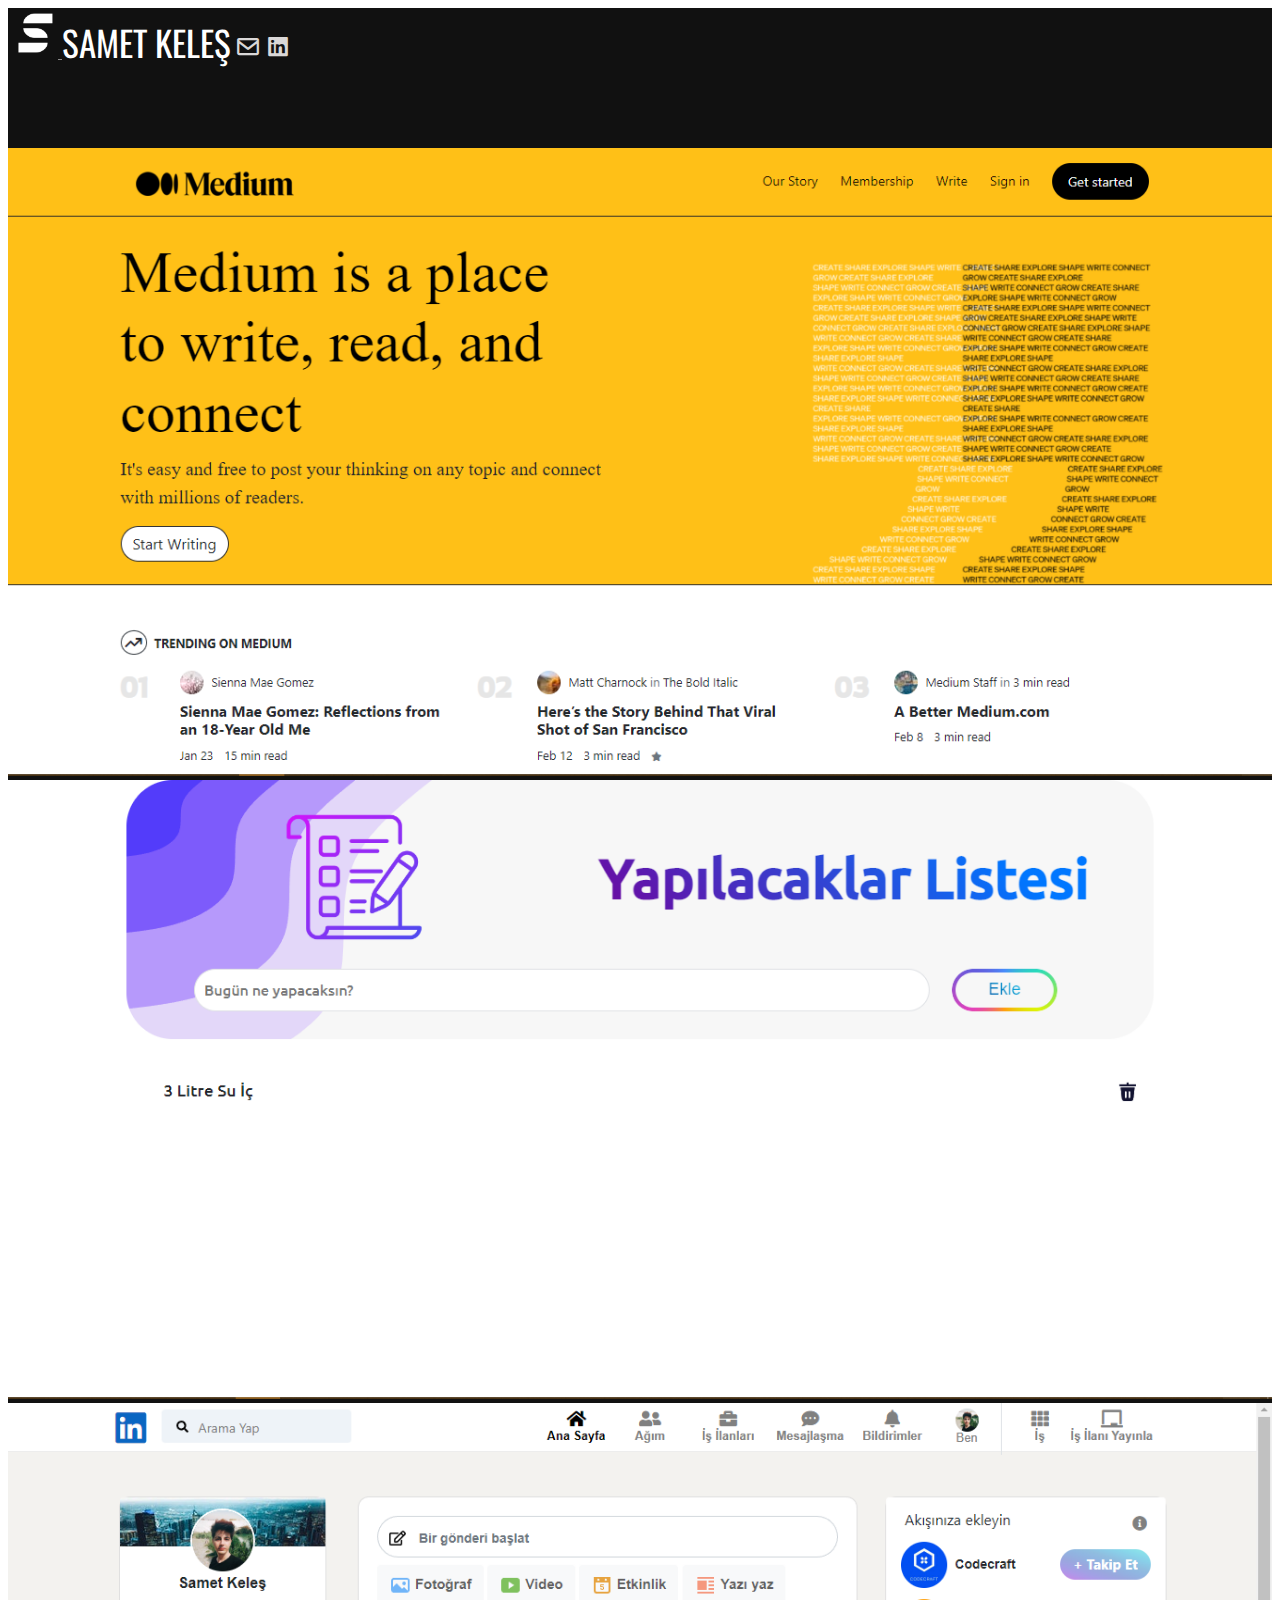
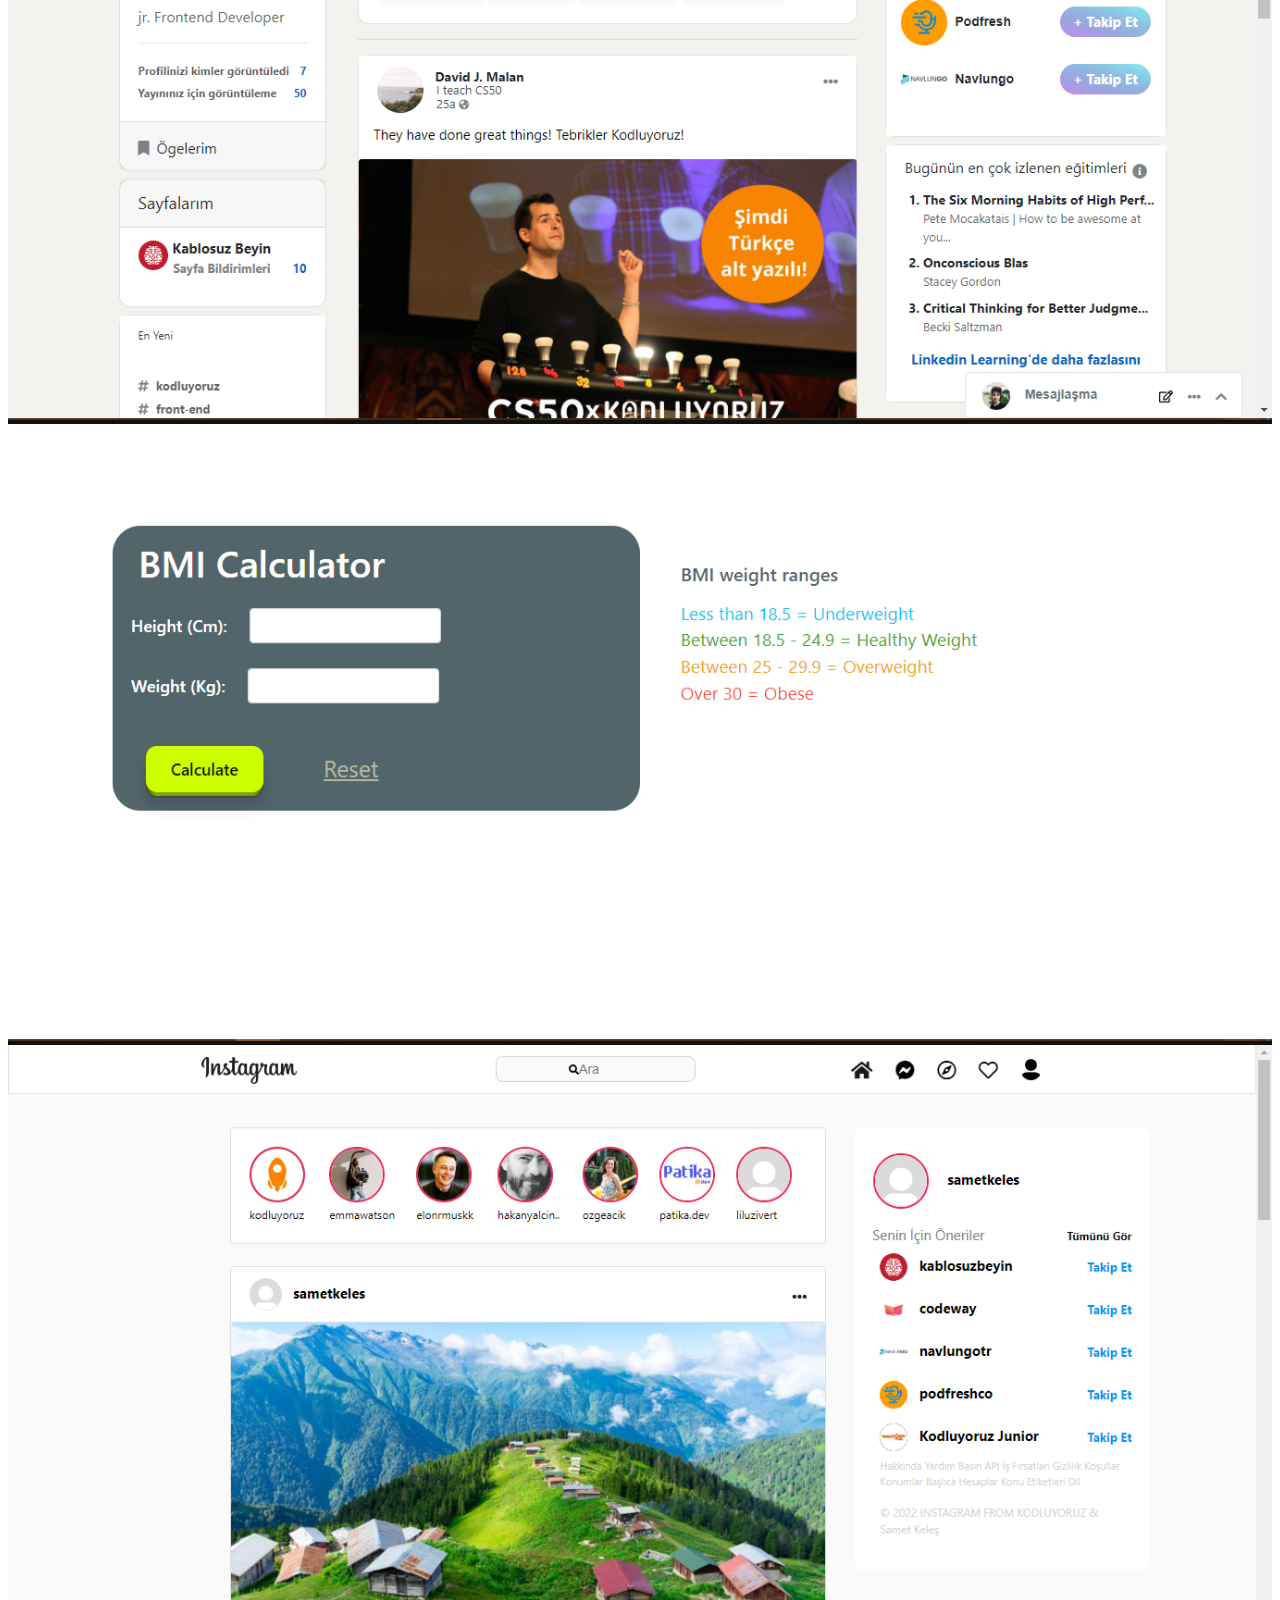
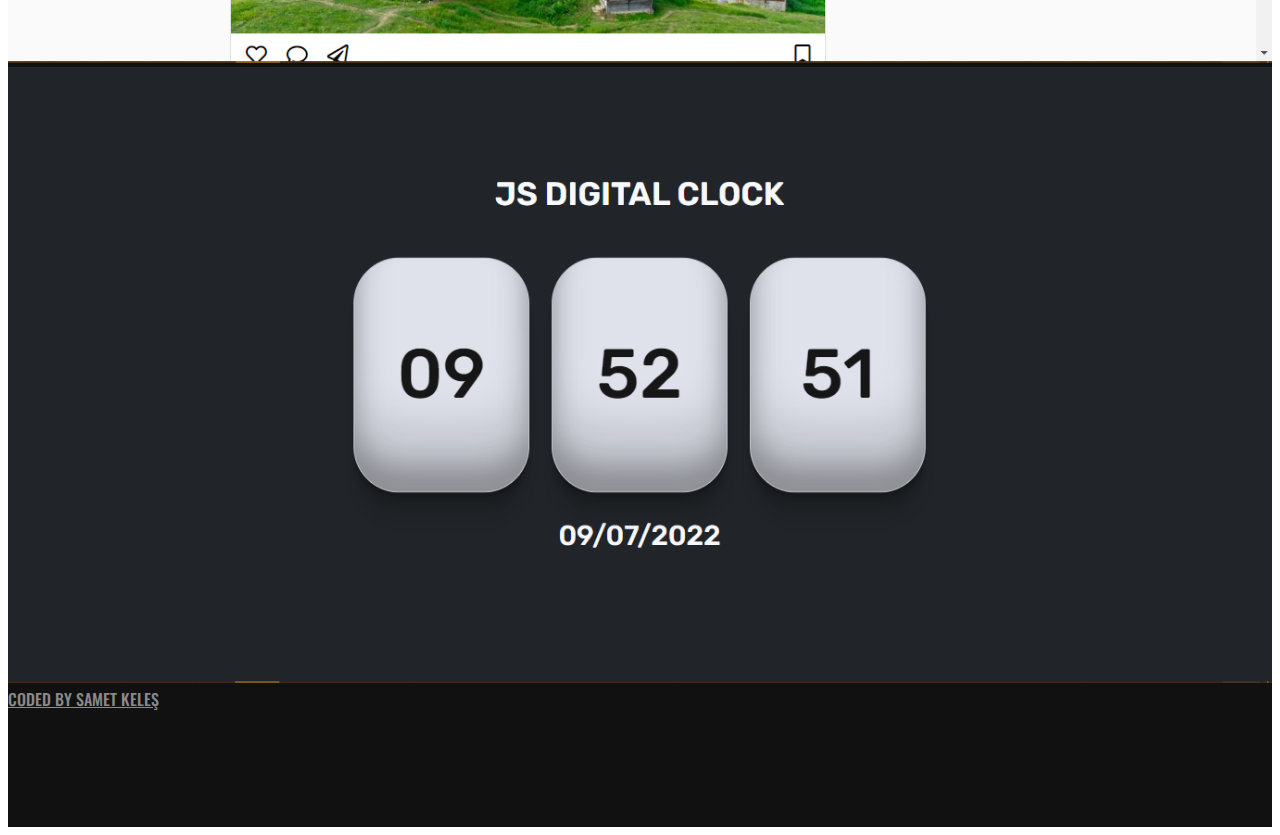
<file: portfolio.html>
<!doctype html>
<html lang="en">
  <head>
    <meta charset="utf-8">
    <meta name="viewport" content="width=device-width, initial-scale=1">
    <title>Portfolio</title>
    <link href="https://cdn.jsdelivr.net/npm/bootstrap@5.2.0-beta1/dist/css/bootstrap.min.css" rel="stylesheet" integrity="sha384-0evHe/X+R7YkIZDRvuzKMRqM+OrBnVFBL6DOitfPri4tjfHxaWutUpFmBp4vmVor" crossorigin="anonymous">
    <link rel="stylesheet" href="/assets/style/portfolio.css">
    <link rel="shortcut icon" href="/assets/img/favicon.svg" type="image/x-icon">
    <link rel="preconnect" href="https://fonts.googleapis.com">
    <link rel="preconnect" href="https://fonts.gstatic.com" crossorigin>
    <link href="https://fonts.googleapis.com/css2?family=Nunito:wght@300;400;500;600;700;800;900&family=Oswald:wght@300;400;500;600;700&display=swap" rel="stylesheet">
    <link href='https://unpkg.com/boxicons@2.1.2/css/boxicons.min.css' rel='stylesheet'>
  </head>
  <body>
    <div class="bg-color" id="036">    <!--------- MAIN --------->
        <div class="container">        <!--------- CONTAINER START --------->
            <nav class="navbar">    <!--------- NAVBAR START --------->
                <div class="container-fluid">
                  <a class="navbar-brand" href="index.html">
                    <img src="/assets/img/portfolio-logo.png" alt="" width="50" class="d-inline-block align-text-top">
                  </a>
                  <a href="portfolio.html" class=" navbar-nav mx-auto">
                  <span class="navbar-name">SAMET KELEŞ</span>
                  </a>
                  <a href="mailto:sametkeles@outlook.com" class="navbar-nav me-3">
                    <i class='bx bx-envelope'></i>
                  </a>
                  <a href="https://www.linkedin.com/in/samet-keles/" class="navbar-nav" target="_blank">
                    <i class='social-icon bx bxl-linkedin-square'></i>
                  </a>
                </div>
            </nav>    <!--------- NAVBAR END --------->
        </div>        <!--------- CONTAINER END --------->
        <div class="container">
          <div class="row">    <!--------- ROW 1 START ---------> 
            <div class="col-sm-6 mt-4">
                <a class="images" href="https://samet-mediumclone.netlify.app/" target="_blank"><img src="/assets/img/medium-clone.png" alt="mediumClone" width="100%"></a>
            </div>
            <div class="col-sm-6 mt-4">
                <a class="images" href="https://sametkeles-todo.netlify.app/"  target="_blank"><img src="/assets/img/todo.png" alt="toDoList" width="100%"></a>
            </div>
        </div>    <!--------- ROW 1 END ---------> 
      </div>
      <div class="container">
        <div class="row">    <!--------- ROW 2 START ---------> 
            <div class="col-sm-6 mt-4">
                <a class="images" href="https://samet-linkedinclone.netlify.app/"  target="_blank"><img src="/assets/img/linkedinSS.png" alt="linkedinClone" width="100%"></a>
            </div>
            <div class="col-sm-6 mt-4">
                <a class="images" href="https://sametkeles-bmi.netlify.app/"  target="_blank"><img src="/assets/img/bmi-calculator.png" alt="bmiCalculator" width="100%"></a> 
            </div>
        </div>    <!--------- ROW 2 END --------->
      </div>
      <div class="container">
        <div class="row">    <!--------- ROW 3 START ---------> 
            <div class="col-sm-6 mt-4">
                <a class="images" href="https://samet-instagramclonee.netlify.app/"  target="_blank"><img src="/assets/img/instagramSS.png" alt="instagramClone" width="100%"></a>
            </div>
            <div class="col-sm-6 mt-4">
                <a class="images" href="https://sametkelesdigitalclock.netlify.app/"  target="_blank"><img src="/assets/img/digital-clock.png" alt="digitalClock" width="100%"></a>
            </div>
        </div>    <!--------- ROW 3 END --------->
      </div>
      <footer>    <!--------- FOOTER START --------->
        <nav class="navbar">
          <div class="container-fluid">
            <a class="navbar-brand mx-auto" href="#036">CODED BY SAMET KELEŞ</a>
          </div>
        </nav>
      </footer>    <!--------- FOOTER END --------->
    </div>      <!--------- MAIN --------->
    <script src="https://cdn.jsdelivr.net/npm/bootstrap@5.2.0-beta1/dist/js/bootstrap.bundle.min.js" integrity="sha384-pprn3073KE6tl6bjs2QrFaJGz5/SUsLqktiwsUTF55Jfv3qYSDhgCecCxMW52nD2" crossorigin="anonymous"></script>
  </body>
</html>
</file>
<file: assets/style/portfolio.css>
@media screen and (max-width: 600px) {
    span.navbar-name {
        font-size: 25px;
    }

    i.bx {
        font-size: 20px;
    }

    img.d-inline-block{
        width: 35px;
    }

    a.navbar-brand {
        font-size: x-small;
    }

    nav.navbar {
        height: 100px;
    }
}

.bg-color {
    background-color: #000000ee;
}

.navbar-name {
    color: #ffffff;
    font-size: 35px;
    font-family: 'Oswald', sans-serif;
    font-weight: 400;
}

.navbar-nav {
    text-decoration: none;
    color: #ffffff;
}
.bx {
    color: #dad8d8;
    font-size: 26px;
}

.bx:hover {
    color: #ffffff;
}

.navbar {
    height: 140px;
}

.navbar-brand {
    font-family: 'Oswald', sans-serif;
    font-size: medium;
    font-weight: 500;
    color: rgba(179, 179, 179, 0.753);
}

.navbar-brand:hover {
    color: rgba(179, 179, 179, 0.753);
}

.images:hover  {
   filter: blur(3px);
}
</file>
